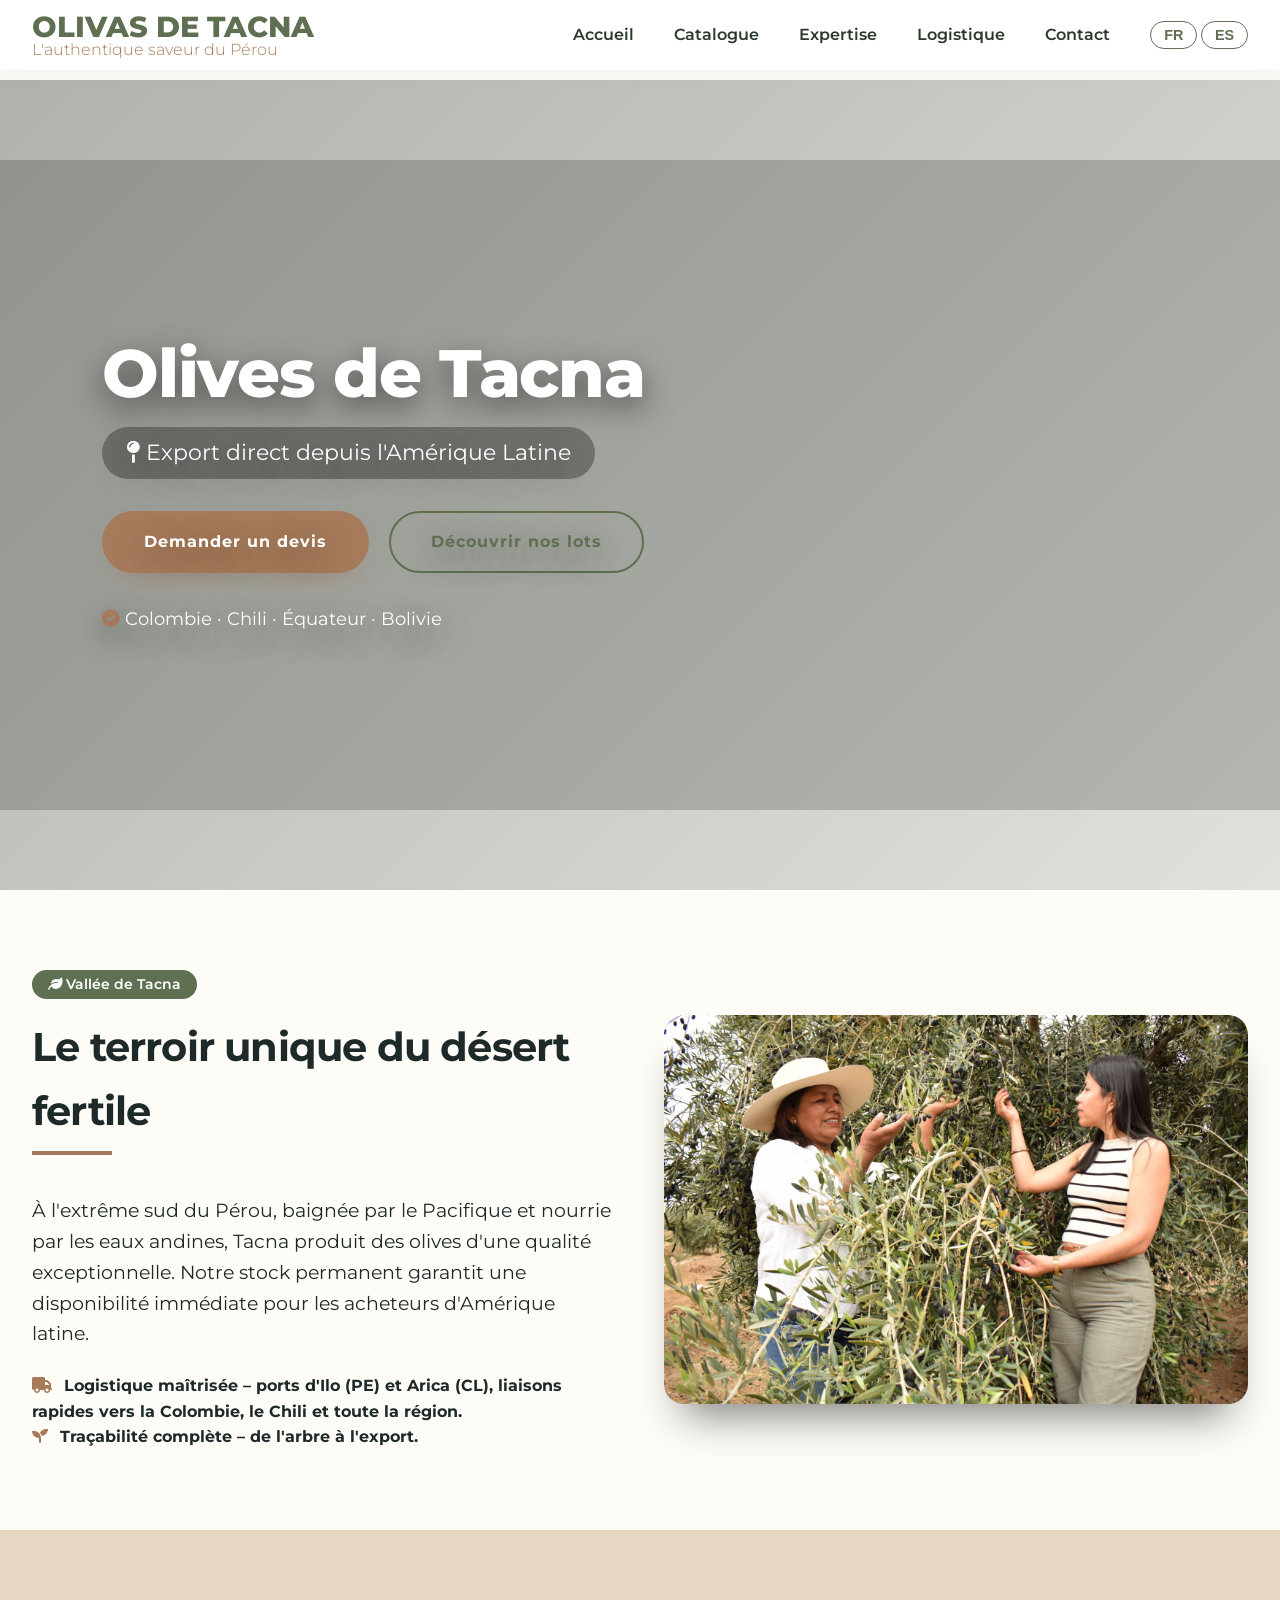
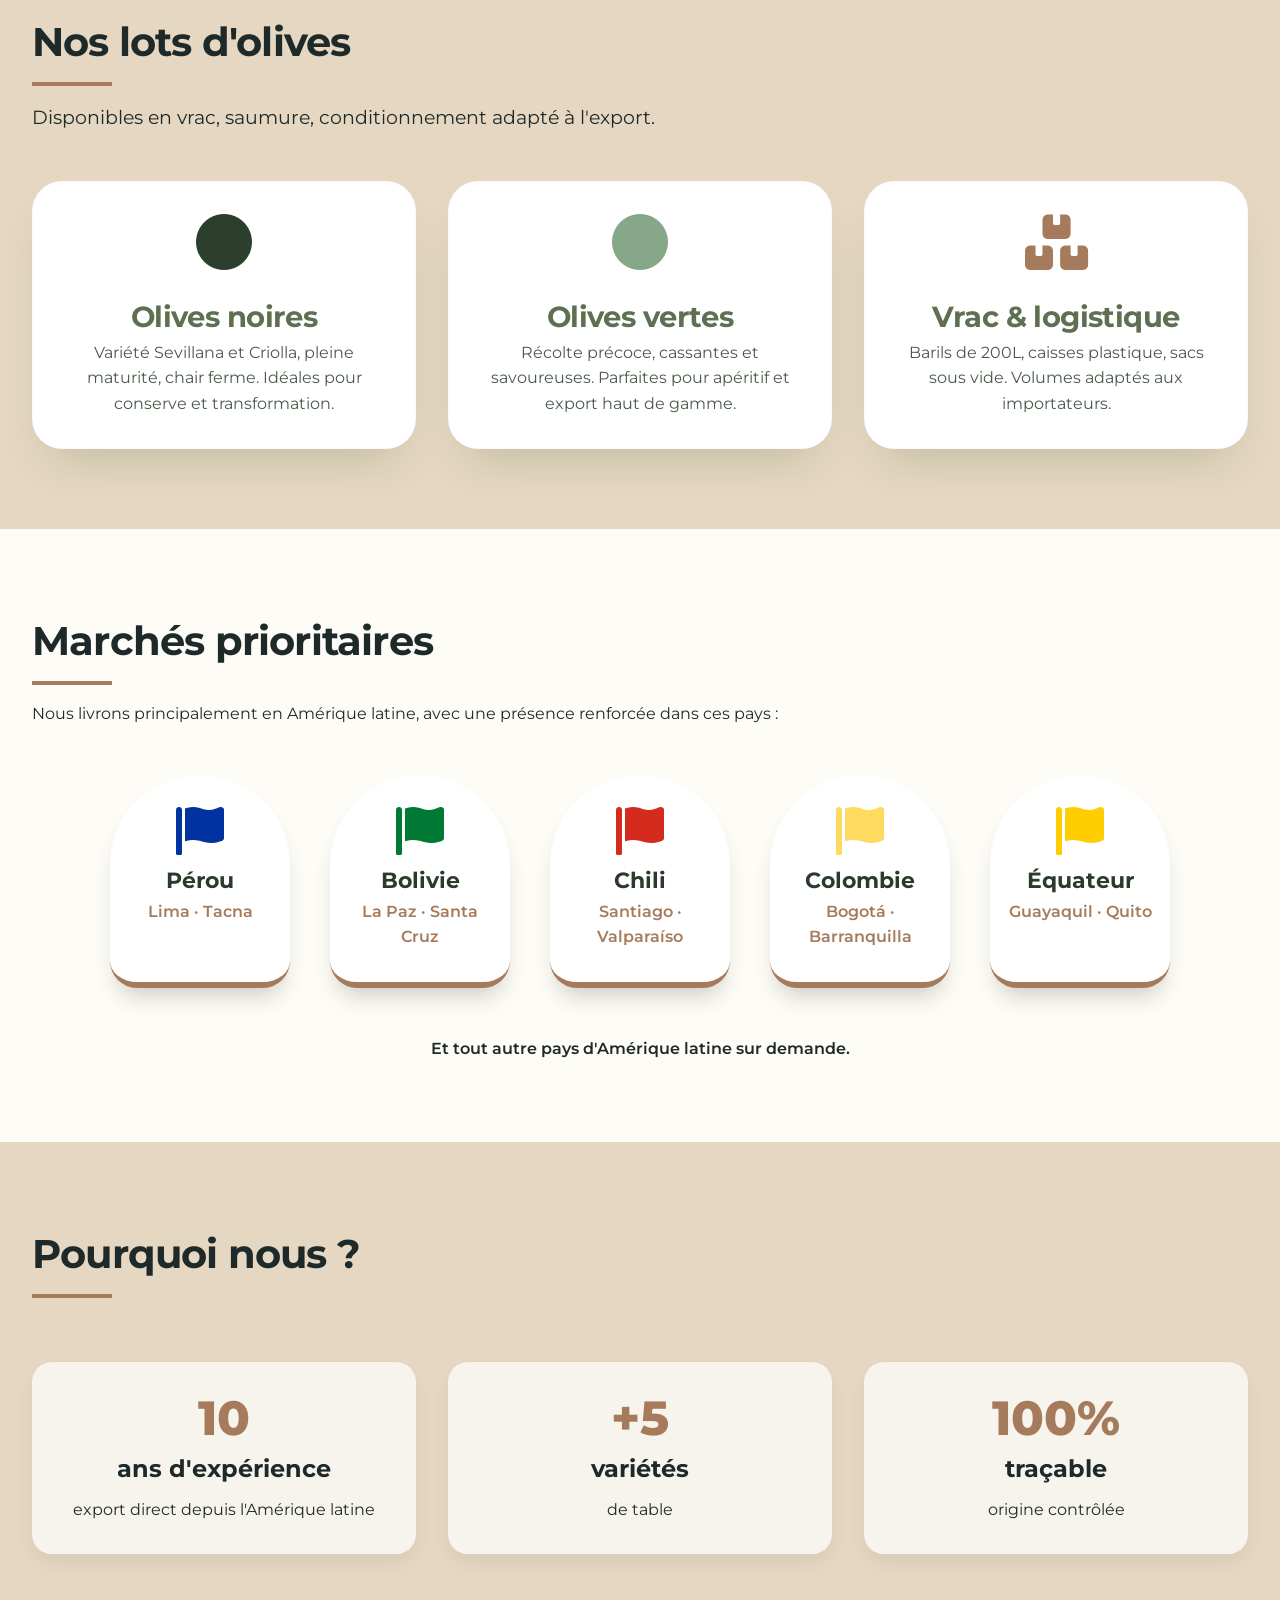
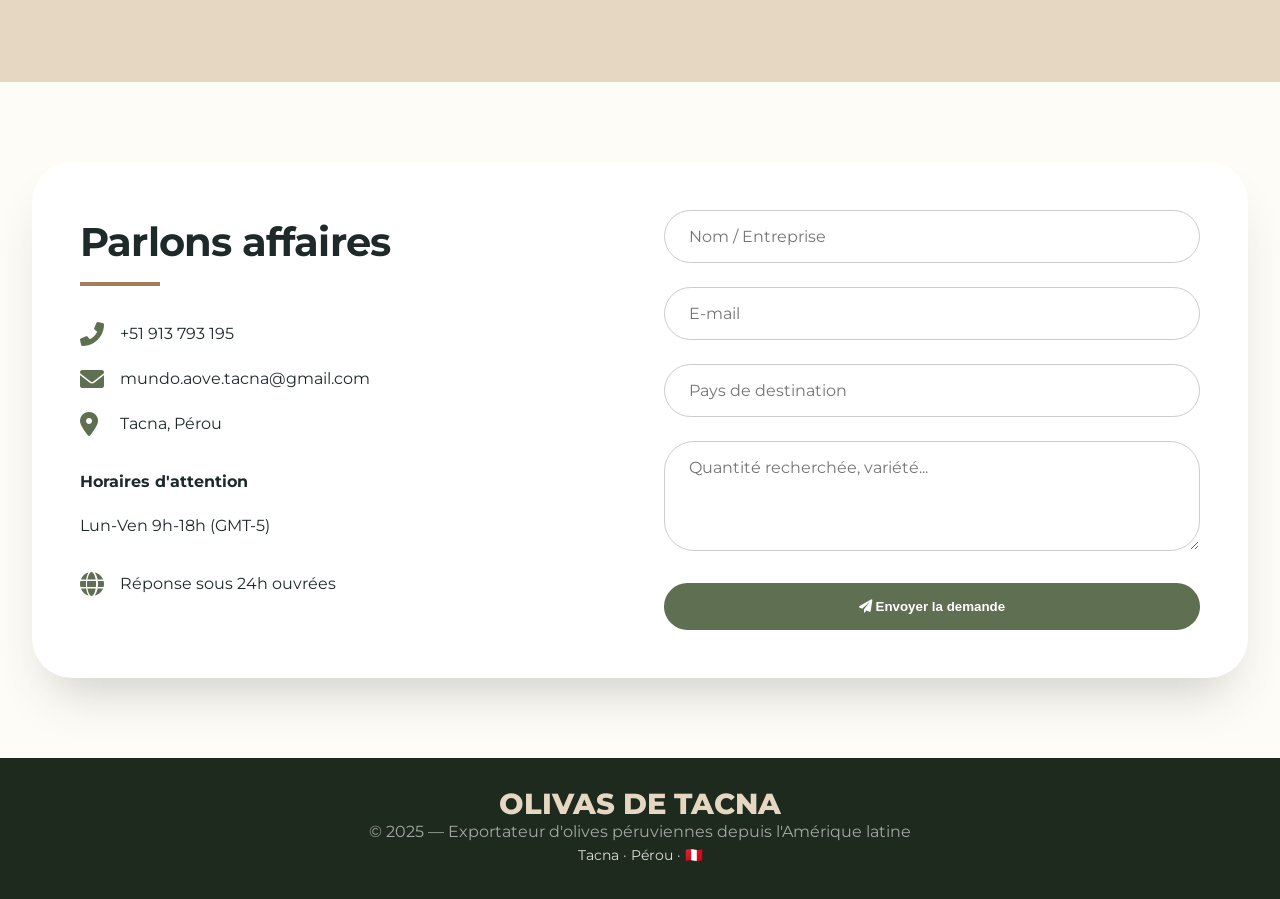
<file: index.html>
<!DOCTYPE html>
<html lang="fr">
<head>
  <meta charset="UTF-8">
  <meta name="viewport" content="width=device-width, initial-scale=1.0">
  <title>Olives de Tacna - Exportateur vers l'Amérique Latine</title>
  <link rel="preconnect" href="https://fonts.googleapis.com">
  <link rel="preconnect" href="https://fonts.gstatic.com" crossorigin>
  <link href="https://fonts.googleapis.com/css2?family=Montserrat:wght@300;400;600;700;800&display=swap" rel="stylesheet">
  <link rel="stylesheet" href="https://cdnjs.cloudflare.com/ajax/libs/font-awesome/6.0.0-beta3/css/all.min.css">
  <link rel="stylesheet" href="css/style.css">
</head>
<body>
  <!-- Navigation -->
  <nav class="navbar">
    <div class="logo">OLIVAS DE TACNA<span data-i18n="home.hero_subtitle">l'authentique saveur du Pérou</span></div>
    <ul class="nav-links" id="navLinks">
      <li><a href="index.html" data-i18n="menu.home">Accueil</a></li>
      <li><a href="catalogo.html" data-i18n="menu.catalog">Catalogue</a></li>
      <li><a href="expertise.html" data-i18n="menu.expertise">Expertise</a></li>
      <li><a href="logistica.html" data-i18n="menu.logistics">Logistique</a></li>
      <li><a href="contact.html" data-i18n="menu.contact">Contact</a></li>
      <li><button class="lang-switch" data-lang="fr">FR</button> <button class="lang-switch" data-lang="es">ES</button></li>
    </ul>
    <div class="hamburger" id="hamburger"><i class="fas fa-bars"></i></div>
  </nav>

  <!-- Hero -->
  <section id="accueil" class="hero">
    <div class="hero-overlay">
      <div class="hero-content">
        <h1 data-i18n="home.hero_title">OLIVES DE TACNA</h1>
        <p><i class="fas fa-map-pin"></i> <span data-i18n="home.hero_tagline">Export direct vers l'Amérique Latine</span></p>
        <div>
          <a href="/contact.html" class="btn" data-i18n="home.cta_quote">Demander un devis</a>
          <a href="catalogo.html" class="btn btn-outline" data-i18n="home.cta_discover">Découvrir nos lots</a>
        </div>
        <div style="margin-top: 2rem; font-size: 1.1rem;">
          <i class="fas fa-check-circle" style="color: var(--terracotta);"></i> <span data-i18n="home.markets">Colombie · Chili · Équateur · Bolivie</span>
        </div>
      </div>
    </div>
  </section>

  <!-- Origine -->
  <section id="origine" class="section-light fade-in">
    <div class="container">
      <div class="origine-grid">
        <div>
          <span class="tag"><i class="fas fa-leaf"></i> <span data-i18n="origin.tag">Vallée de Tacna</span></span>
          <h2 data-i18n="origin.title">Le terroir unique du désert fertile</h2>
          <p style="font-size: 1.2rem; margin: 1.5rem 0;" data-i18n="origin.desc1">À l'extrême sud du Pérou, baignée par le Pacifique et nourrie par les eaux andines, Tacna produit des olives d'une qualité exceptionnelle. Notre stock permanent garantit une disponibilité immédiate pour les acheteurs d'Amérique latine.</p>
          <p><i class="fas fa-truck" style="color: var(--terracotta); margin-right: 0.5rem;"></i> <strong data-i18n="origin.desc2">Logistique maîtrisée – ports d'Ilo et Arica, liaisons rapides vers la Colombie, le Chili et toute la région.</strong></p>
          <p><i class="fas fa-seedling" style="color: var(--terracotta); margin-right: 0.5rem;"></i> <strong data-i18n="origin.desc3">Traçabilité complète – de l'arbre à l'export.</strong></p>
        </div>
        <div class="origine-image">
          <img src="images/20.jpeg" alt="Oliveraie de Tacna" loading="lazy">
        </div>
      </div>
    </div>
  </section>

  <!-- Produits (aperçu) -->
  <section id="produits" class="section-dark fade-in">
    <div class="container">
      <h2 data-i18n="products.title">Nos lots d'olives</h2>
      <p style="font-size: 1.2rem; max-width: 700px;" data-i18n="products.subtitle">Disponibles en vrac, saumure, conditionnement adapté à l'export.</p>
      <div class="produits-grid">
        <div class="card">
          <i class="fas fa-circle" style="color:#2c3e2c;"></i>
          <h3 data-i18n="products.black.name">Olives noires</h3>
          <p data-i18n="products.black.desc">Variété Sevillana et Criolla, pleine maturité, chair ferme. Idéales pour conserve et transformation.</p>
        </div>
        <div class="card">
          <i class="fas fa-circle" style="color:#86a788;"></i>
          <h3 data-i18n="products.green.name">Olives vertes</h3>
          <p data-i18n="products.green.desc">Récolte précoce, cassantes et savoureuses. Parfaites pour apéritif et export haut de gamme.</p>
        </div>
        <div class="card">
          <i class="fas fa-boxes"></i>
          <h3 data-i18n="products.bulk.name">Vrac & logistique</h3>
          <p data-i18n="products.bulk.desc">Barils de 200L, caisses plastique, sacs sous vide. Volumes adaptés aux importateurs.</p>
        </div>
      </div>
    </div>
  </section>

  <!-- Marchés clés -->
  <section id="marches" class="section-light fade-in">
    <div class="container">
      <h2 data-i18n="markets.title">Marchés prioritaires</h2>
      <p data-i18n="markets.subtitle">Nous livrons principalement en Amérique latine, avec une présence renforcée dans ces pays :</p>
      <div class="marchés-grid">
        <div class="pays-item"><i class="fas fa-flag" style="color:#0033a0;"></i><h4 data-i18n="markets.peru">Pérou</h4><span>Lima · Tacna</span></div>
        <div class="pays-item"><i class="fas fa-flag" style="color:#007934;"></i><h4 data-i18n="markets.bolivia">Bolivie</h4><span>La Paz · Santa Cruz</span></div>
        <div class="pays-item"><i class="fas fa-flag" style="color:#d52b1e;"></i><h4 data-i18n="markets.chile">Chili</h4><span>Santiago · Valparaíso</span></div>
        <div class="pays-item"><i class="fas fa-flag" style="color:#fedb5f;"></i><h4 data-i18n="markets.colombia">Colombie</h4><span>Bogotá · Barranquilla</span></div>
        <div class="pays-item"><i class="fas fa-flag" style="color:#ffcd00;"></i><h4 data-i18n="markets.ecuador">Équateur</h4><span>Guayaquil · Quito</span></div>
      </div>
      <p style="text-align: center; margin-top: 3rem; font-weight: 600;" data-i18n="markets.other">Et tout autre pays d'Amérique latine sur demande.</p>
    </div>
  </section>

  <!-- Pourquoi nous -->
  <section class="section-dark fade-in">
    <div class="container">
      <h2 data-i18n="why.title">Pourquoi nous ?</h2>
      <div class="why-grid">
        <div class="why-item"><span class="number">10</span><h4 data-i18n="why.exp">ans d'expérience</h4><p data-i18n="why.exp_desc">export vers l'Amérique latine</p></div>
        <div class="why-item"><span class="number">+5</span><h4 data-i18n="why.varieties">variétés</h4><p data-i18n="why.varieties_desc">de table</p></div>
        <div class="why-item"><span class="number">100%</span><h4 data-i18n="why.traceability">traçable</h4><p data-i18n="why.traceability_desc">origine contrôlée</p></div>
      </div>
    </div>
  </section>

  <!-- Contact -->
  <section id="contact" class="section-light fade-in">
    <div class="container">
      <div class="contact-grid">
        <div class="contact-info">
          <h2 style="margin-top:0;" data-i18n="contact.title">Parlons affaires</h2>
          <p><i class="fas fa-phone-alt"></i> +51 913 793 195</p>
          <p><i class="fas fa-envelope"></i> mundo.aove.tacna@gmail.com</p>
          <p><i class="fas fa-map-marker-alt"></i> Tacna, Pérou </p>
          <div style="margin: 2rem 0;">
            <h4 data-i18n="contact.hours">Horaires d'attention</h4>
            <p data-i18n="contact.hours_detail">Lun-Ven 9h-18h (GMT-5)</p>
          </div>
          <p><i class="fas fa-globe"></i> <span data-i18n="contact.response">Réponse sous 24h ouvrées</span></p>
        </div>
        <div>
          <form id="contactForm" method="post">
            <div class="form-group"><input type="text" name="name" placeholder="Nom / Entreprise" data-i18n-placeholder="contact.name" required></div>
            <div class="form-group"><input type="email" name="email" placeholder="E-mail" data-i18n-placeholder="contact.email" required></div>
            <div class="form-group"><input type="text" name="country" placeholder="Pays de destination" data-i18n-placeholder="contact.country"></div>
            <div class="form-group"><textarea name="message" rows="4" placeholder="Quantité recherchée, variété..." data-i18n-placeholder="contact.message"></textarea></div>
            <button type="submit" class="btn-submit"><i class="fas fa-paper-plane"></i> <span data-i18n="contact.send">Envoyer la demande</span></button>
          </form>
        </div>
      </div>
    </div>
  </section>

  <!-- Footer -->
  <footer>
    <div class="container">
      <div class="logo" style="color: var(--sand);">OLIVAS DE TACNA</div>
      <p style="opacity: 0.7;" data-i18n="footer.copyright">© 2025 — Exportateur d'olives péruviennes vers l'Amérique latine</p>
      <p style="font-size: 0.9rem;" data-i18n="footer.location">Tacna · Pérou · 🇵🇪</p>
    </div>
  </footer>

  <script src="js/i18n.js"></script>
  <script src="js/tracking.js"></script>
  <script src="js/telegram.js"></script>
  <script src="js/app.js"></script>
</body>
</html>
</file>
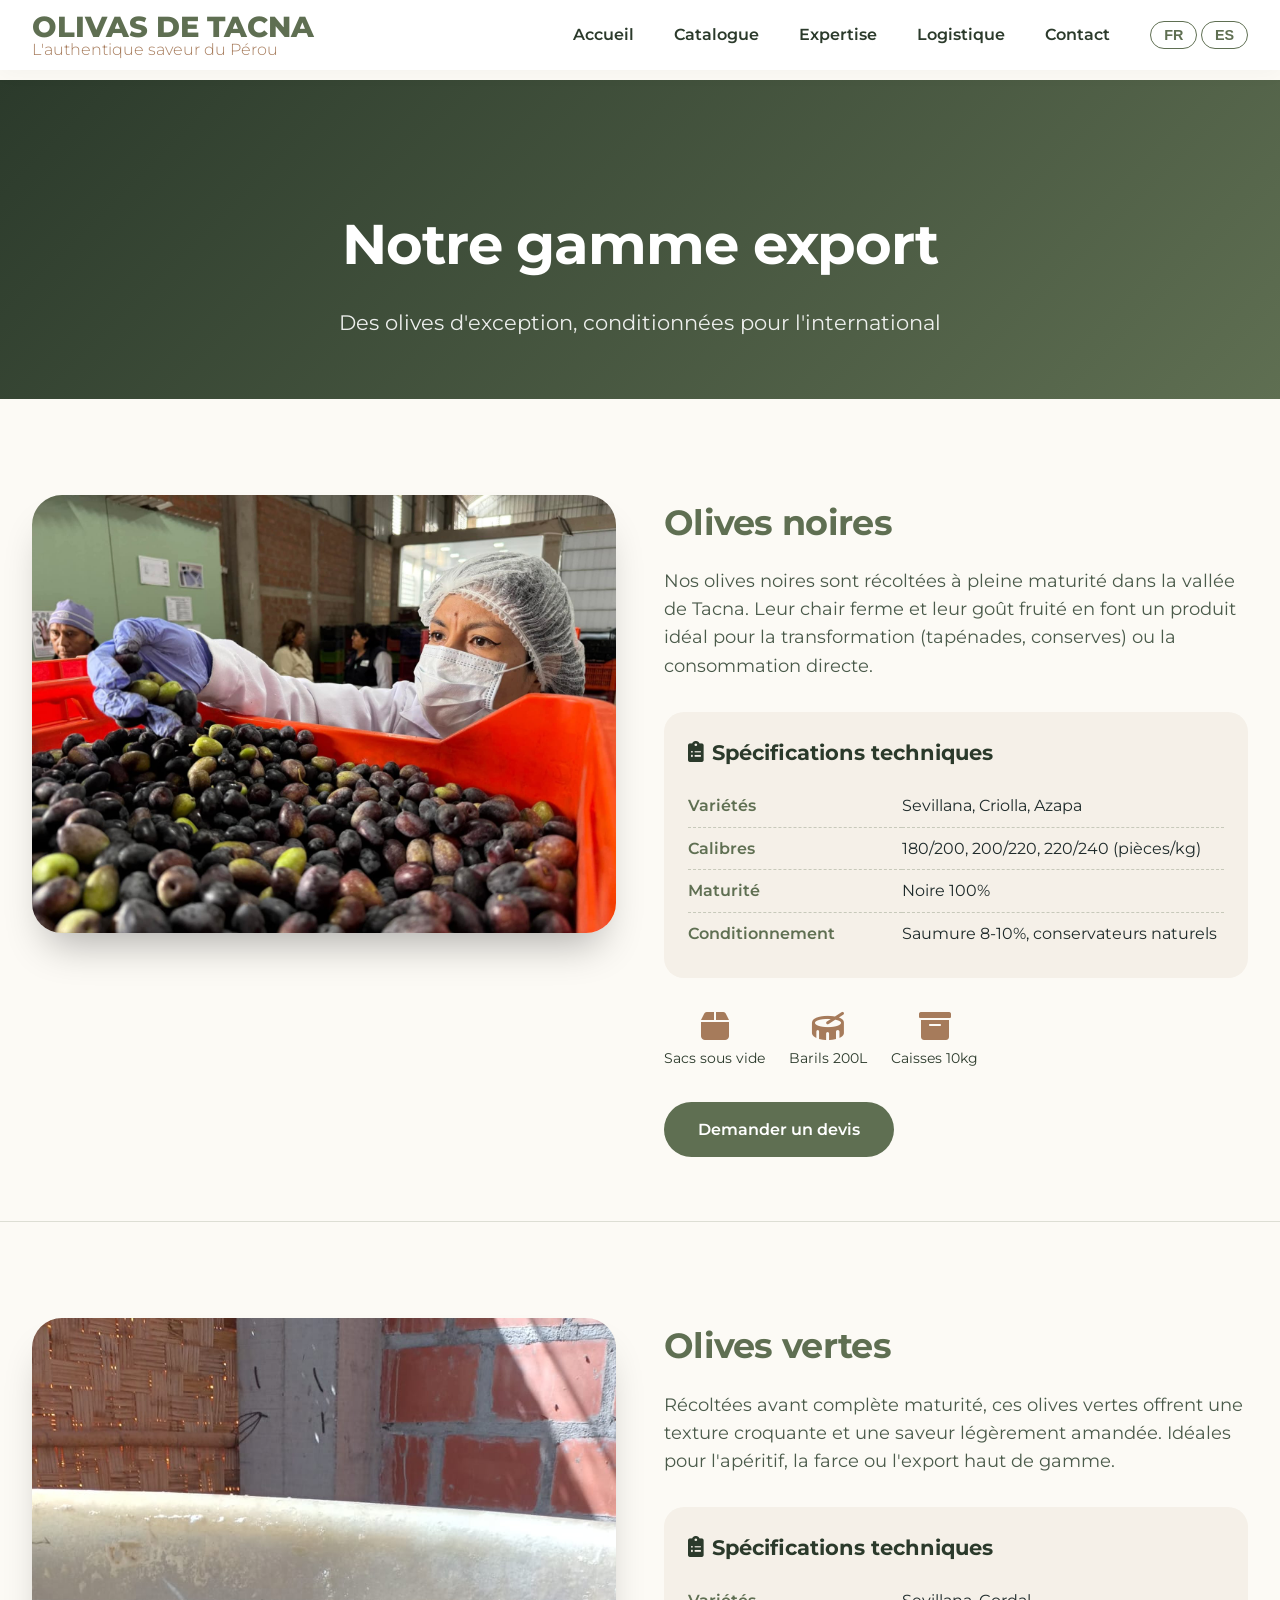
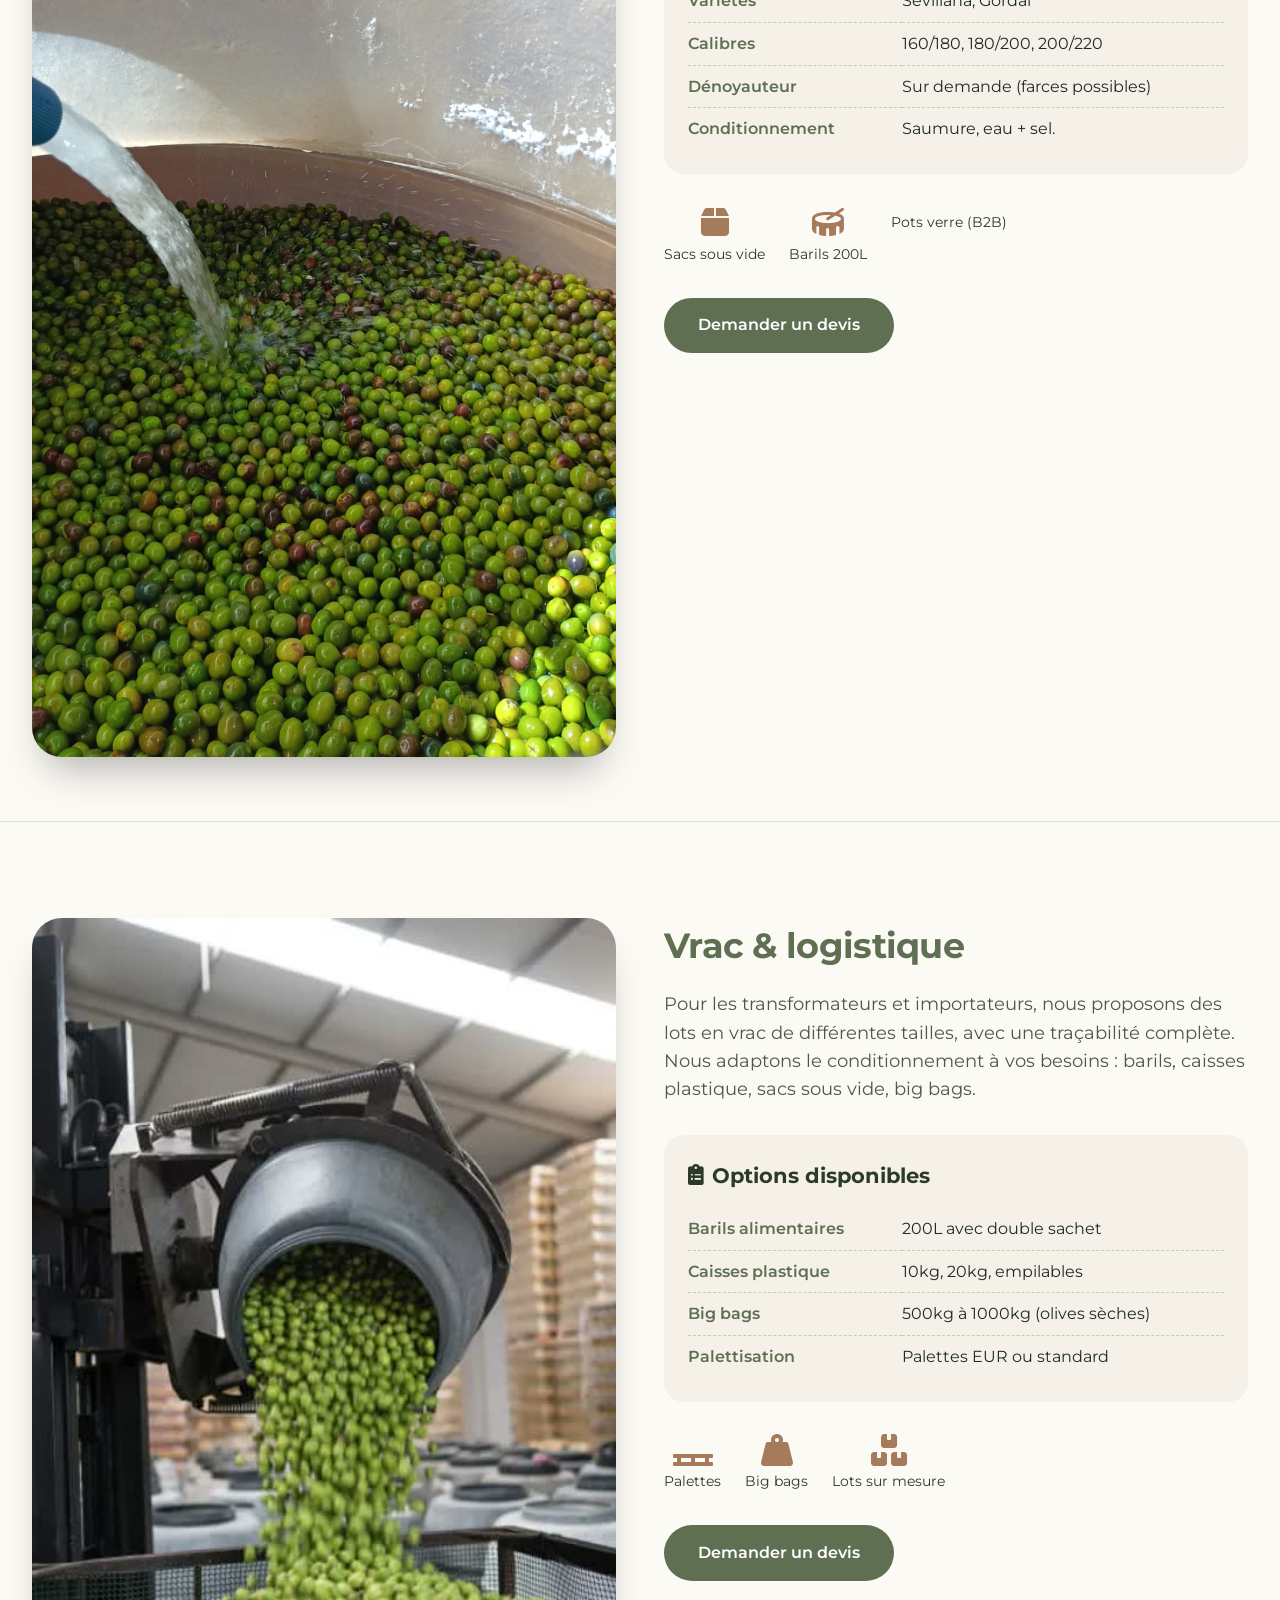
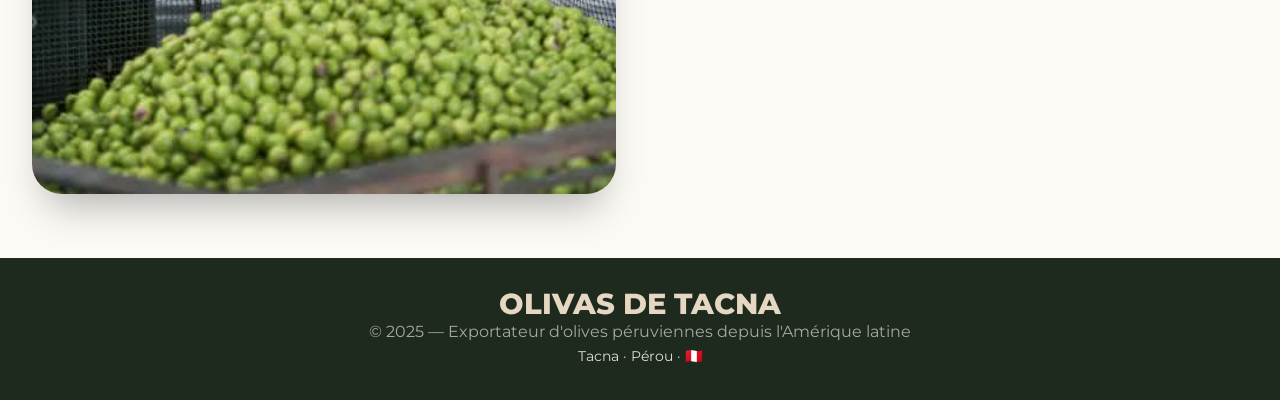
<file: catalogo.html>
<!DOCTYPE html>
<html lang="fr">
<head>
  <meta charset="UTF-8">
  <meta name="viewport" content="width=device-width, initial-scale=1.0">
  <title>Catalogue export - Olives de Tacna</title>
  <link rel="preconnect" href="https://fonts.googleapis.com">
  <link rel="preconnect" href="https://fonts.gstatic.com" crossorigin>
  <link href="https://fonts.googleapis.com/css2?family=Montserrat:wght@300;400;600;700;800&display=swap" rel="stylesheet">
  <link rel="stylesheet" href="https://cdnjs.cloudflare.com/ajax/libs/font-awesome/6.0.0-beta3/css/all.min.css">
  <link rel="stylesheet" href="css/style.css">
  <style>
    /* Styles supplémentaires pour le catalogue */
    .catalog-hero {
      background: linear-gradient(135deg, #2b3a2b 0%, #5f6f52 100%);
      color: white;
      padding: 120px 0 60px;
      text-align: center;
      margin-top: 80px;
    }
    .catalog-hero h1 {
      font-size: 3.5rem;
      margin-bottom: 1rem;
    }
    .catalog-hero p {
      font-size: 1.3rem;
      max-width: 700px;
      margin: 0 auto;
      opacity: 0.9;
    }
    .product-section {
      padding: 4rem 0;
      border-bottom: 1px solid rgba(95,111,82,0.2);
    }
    .product-section:last-of-type {
      border-bottom: none;
    }
    .product-grid-detailed {
      display: grid;
      grid-template-columns: 1fr 1fr;
      gap: 3rem;
      align-items: start;
      margin-top: 2rem;
    }
    .product-image {
      border-radius: 30px;
      overflow: hidden;
      box-shadow: 0 25px 40px -15px rgba(0,0,0,0.3);
      transition: transform 0.4s;
    }
    .product-image:hover {
      transform: scale(1.02);
    }
    .product-image img {
      width: 100%;
      height: auto;
      display: block;
    }
    .product-details h3 {
      font-size: 2.2rem;
      color: var(--olive);
      margin-bottom: 1rem;
    }
    .product-desc {
      font-size: 1.1rem;
      margin-bottom: 2rem;
      color: #4a5a4a;
    }
    .specs {
      background: #f5f0e8;
      padding: 1.5rem;
      border-radius: 20px;
      margin-bottom: 2rem;
    }
    .specs h4 {
      font-size: 1.3rem;
      margin-bottom: 1rem;
      color: var(--dark);
      display: flex;
      align-items: center;
      gap: 0.5rem;
    }
    .specs table {
      width: 100%;
      border-collapse: collapse;
    }
    .specs td {
      padding: 0.5rem 0;
      border-bottom: 1px dashed rgba(95,111,82,0.3);
    }
    .specs tr:last-child td {
      border-bottom: none;
    }
    .specs td:first-child {
      font-weight: 600;
      color: var(--olive);
      width: 40%;
    }
    .packaging-icons {
      display: flex;
      gap: 1.5rem;
      margin: 2rem 0;
    }
    .packaging-icons span {
      display: flex;
      flex-direction: column;
      align-items: center;
      font-size: 0.9rem;
      color: var(--dark);
    }
    .packaging-icons i {
      font-size: 2rem;
      color: var(--terracotta);
      margin-bottom: 0.3rem;
    }
    .btn-product {
      background: var(--olive);
      color: white;
      padding: 0.8rem 2rem;
      border-radius: 50px;
      text-decoration: none;
      font-weight: 600;
      display: inline-block;
      transition: 0.3s;
      border: 2px solid transparent;
    }
    .btn-product:hover {
      background: transparent;
      border-color: var(--olive);
      color: var(--olive);
    }
    @media (max-width: 900px) {
      .product-grid-detailed {
        grid-template-columns: 1fr;
      }
      .catalog-hero h1 {
        font-size: 2.5rem;
      }
    }
  </style>
</head>
<body>
  <!-- Navigation -->
  <nav class="navbar">
    <div class="logo">OLIVAS DE TACNA<span data-i18n="home.hero_subtitle">l'authentique saveur du Pérou</span></div>
    <ul class="nav-links" id="navLinks">
      <li><a href="index.html" data-i18n="menu.home">Accueil</a></li>
      <li><a href="catalogo.html" data-i18n="menu.catalog">Catalogue</a></li>
      <li><a href="expertise.html" data-i18n="menu.expertise">Expertise</a></li>
      <li><a href="logistica.html" data-i18n="menu.logistics">Logistique</a></li>
      <li><a href="contact.html" data-i18n="menu.contact">Contact</a></li>
      <li><button class="lang-switch" data-lang="fr">FR</button> <button class="lang-switch" data-lang="es">ES</button></li>
    </ul>
    <div class="hamburger" id="hamburger"><i class="fas fa-bars"></i></div>
  </nav>

  <!-- Hero catalogue -->
  <div class="catalog-hero">
    <div class="container">
      <h1 data-i18n="catalog.title">Notre gamme export</h1>
      <p data-i18n="catalog.subtitle">Des olives d'exception, conditionnées pour l'international</p>
    </div>
  </div>

  <!-- Produit 1 : Olives noires -->
  <section class="product-section">
    <div class="container">
      <div class="product-grid-detailed">
        <div class="product-image">
          <img src="images/products/aceituna_negra.jpeg" alt="Olives noires de Tacna" data-i18n-alt="catalog.alt_black" loading="lazy">
        </div>
        <div class="product-details">
          <h3 data-i18n="products.black.name">Olives noires</h3>
          <p class="product-desc" data-i18n="products.black.long_desc">Nos olives noires sont récoltées à pleine maturité dans la vallée de Tacna. Leur chair ferme et leur goût fruité en font un produit idéal pour la transformation (tapénades, conserves) ou la consommation directe.</p>
          
          <div class="specs">
            <h4><i class="fas fa-clipboard-list"></i> <span data-i18n="catalog.specs_title">Spécifications techniques</span></h4>
            <table>
              <tr><td data-i18n="catalog.varieties_label">Variétés</td><td data-i18n="catalog.varieties_value_black">Sevillana, Criolla, Azapa</td></tr>
              <tr><td data-i18n="catalog.calibers_label">Calibres</td><td data-i18n="catalog.calibers_value_black">180/200, 200/220, 220/240 (pièces/kg)</td></tr>
              <tr><td data-i18n="catalog.maturity_label">Maturité</td><td data-i18n="catalog.maturity_value_black">Noire 100%</td></tr>
              <tr><td data-i18n="catalog.packaging_label">Conditionnement</td><td data-i18n="catalog.packaging_value_black">Saumure 8-10%, conservateurs naturels</td></tr>
            </table>
          </div>

          <div class="packaging-icons">
            <span><i class="fas fa-box"></i> <span data-i18n="catalog.vacuum_bags">Sacs sous vide</span></span>
            <span><i class="fas fa-drum"></i> <span data-i18n="catalog.barrels_200l">Barils 200L</span></span>
            <span><i class="fas fa-archive"></i> <span data-i18n="catalog.crates_10kg">Caisses 10kg</span></span>
          </div>

          <a href="contact.html" class="btn-product" data-i18n="catalog.request_quote">Demander un devis</a>
        </div>
      </div>
    </div>
  </section>

  <!-- Produit 2 : Olives vertes -->
  <section class="product-section">
    <div class="container">
      <div class="product-grid-detailed">
        <div class="product-image">
          <img src="images/products/aceitunas_verde.jpeg" alt="Olives vertes de Tacna" data-i18n-alt="catalog.alt_green" loading="lazy">
        </div>
        <div class="product-details">
          <h3 data-i18n="products.green.name">Olives vertes</h3>
          <p class="product-desc" data-i18n="products.green.long_desc">Récoltées avant complète maturité, ces olives vertes offrent une texture croquante et une saveur légèrement amandée. Idéales pour l'apéritif, la farce ou l'export haut de gamme.</p>
          
          <div class="specs">
            <h4><i class="fas fa-clipboard-list"></i> <span data-i18n="catalog.specs_title">Spécifications techniques</span></h4>
            <table>
              <tr><td data-i18n="catalog.varieties_label">Variétés</td><td data-i18n="catalog.varieties_value_green">Sevillana, Gordal</td></tr>
              <tr><td data-i18n="catalog.calibers_label">Calibres</td><td data-i18n="catalog.calibers_value_green">160/180, 180/200, 200/220</td></tr>
              <tr><td data-i18n="catalog.pitted_label">Dénoyauteur</td><td data-i18n="catalog.pitted_value_green">Sur demande (farces possibles)</td></tr>
              <tr><td data-i18n="catalog.packaging_label">Conditionnement</td><td data-i18n="catalog.packaging_value_green">Saumure, eau + sel.</td></tr>
            </table>
          </div>

          <div class="packaging-icons">
            <span><i class="fas fa-box"></i> <span data-i18n="catalog.vacuum_bags">Sacs sous vide</span></span>
            <span><i class="fas fa-drum"></i> <span data-i18n="catalog.barrels_200l">Barils 200L</span></span>
            <span><i class="fas fa-jar"></i> <span data-i18n="catalog.glass_jars_b2b">Pots verre (B2B)</span></span>
          </div>

          <a href="contact.html" class="btn-product" data-i18n="catalog.request_quote">Demander un devis</a>
        </div>
      </div>
    </div>
  </section>

  <!-- Produit 4 : Vrac et lots industriels -->
  <section class="product-section">
    <div class="container">
      <div class="product-grid-detailed">
        <div class="product-image">
          <img src="images/image.jpg" alt="Conditionnement vrac" data-i18n-alt="catalog.alt_bulk" loading="lazy">
        </div>
        <div class="product-details">
          <h3 data-i18n="products.bulk.name">Vrac & logistique</h3>
          <p class="product-desc" data-i18n="products.bulk.long_desc">Pour les transformateurs et importateurs, nous proposons des lots en vrac de différentes tailles, avec une traçabilité complète. Nous adaptons le conditionnement à vos besoins : barils, caisses plastique, sacs sous vide, big bags.</p>
          
          <div class="specs">
            <h4><i class="fas fa-clipboard-list"></i> <span data-i18n="catalog.options_title">Options disponibles</span></h4>
            <table>
              <tr><td data-i18n="catalog.food_barrels">Barils alimentaires</td><td data-i18n="catalog.food_barrels_value">200L avec double sachet</td></tr>
              <tr><td data-i18n="catalog.plastic_crates">Caisses plastique</td><td data-i18n="catalog.plastic_crates_value">10kg, 20kg, empilables</td></tr>
              <tr><td data-i18n="catalog.big_bags">Big bags</td><td data-i18n="catalog.big_bags_value">500kg à 1000kg (olives sèches)</td></tr>
              <tr><td data-i18n="catalog.palletization">Palettisation</td><td data-i18n="catalog.palletization_value">Palettes EUR ou standard</td></tr>
            </table>
          </div>

          <div class="packaging-icons">
            <span><i class="fas fa-pallet"></i> <span data-i18n="catalog.pallets">Palettes</span></span>
            <span><i class="fas fa-weight-hanging"></i> <span data-i18n="catalog.big_bags_icon">Big bags</span></span>
            <span><i class="fas fa-boxes"></i> <span data-i18n="catalog.custom_lots">Lots sur mesure</span></span>
          </div>

          <a href="contact.html" class="btn-product" data-i18n="catalog.request_quote">Demander un devis</a>
        </div>
      </div>
    </div>
  </section>

  <!-- Footer -->
  <footer>
    <div class="container">
      <div class="logo" style="color: var(--sand);">OLIVAS DE TACNA</div>
      <p style="opacity: 0.7;" data-i18n="footer.copyright">© 2025 — Exportateur d'olives péruviennes depuis l'Amérique latine</p>
      <p style="font-size: 0.9rem;" data-i18n="footer.location">Tacna · Pérou · 🇵🇪</p>
    </div>
  </footer>

  <script src="js/i18n.js"></script>
  <script src="js/tracking.js"></script>
  <script src="js/telegram.js"></script>
  <script src="js/app.js"></script>
</body>
</html>
</file>
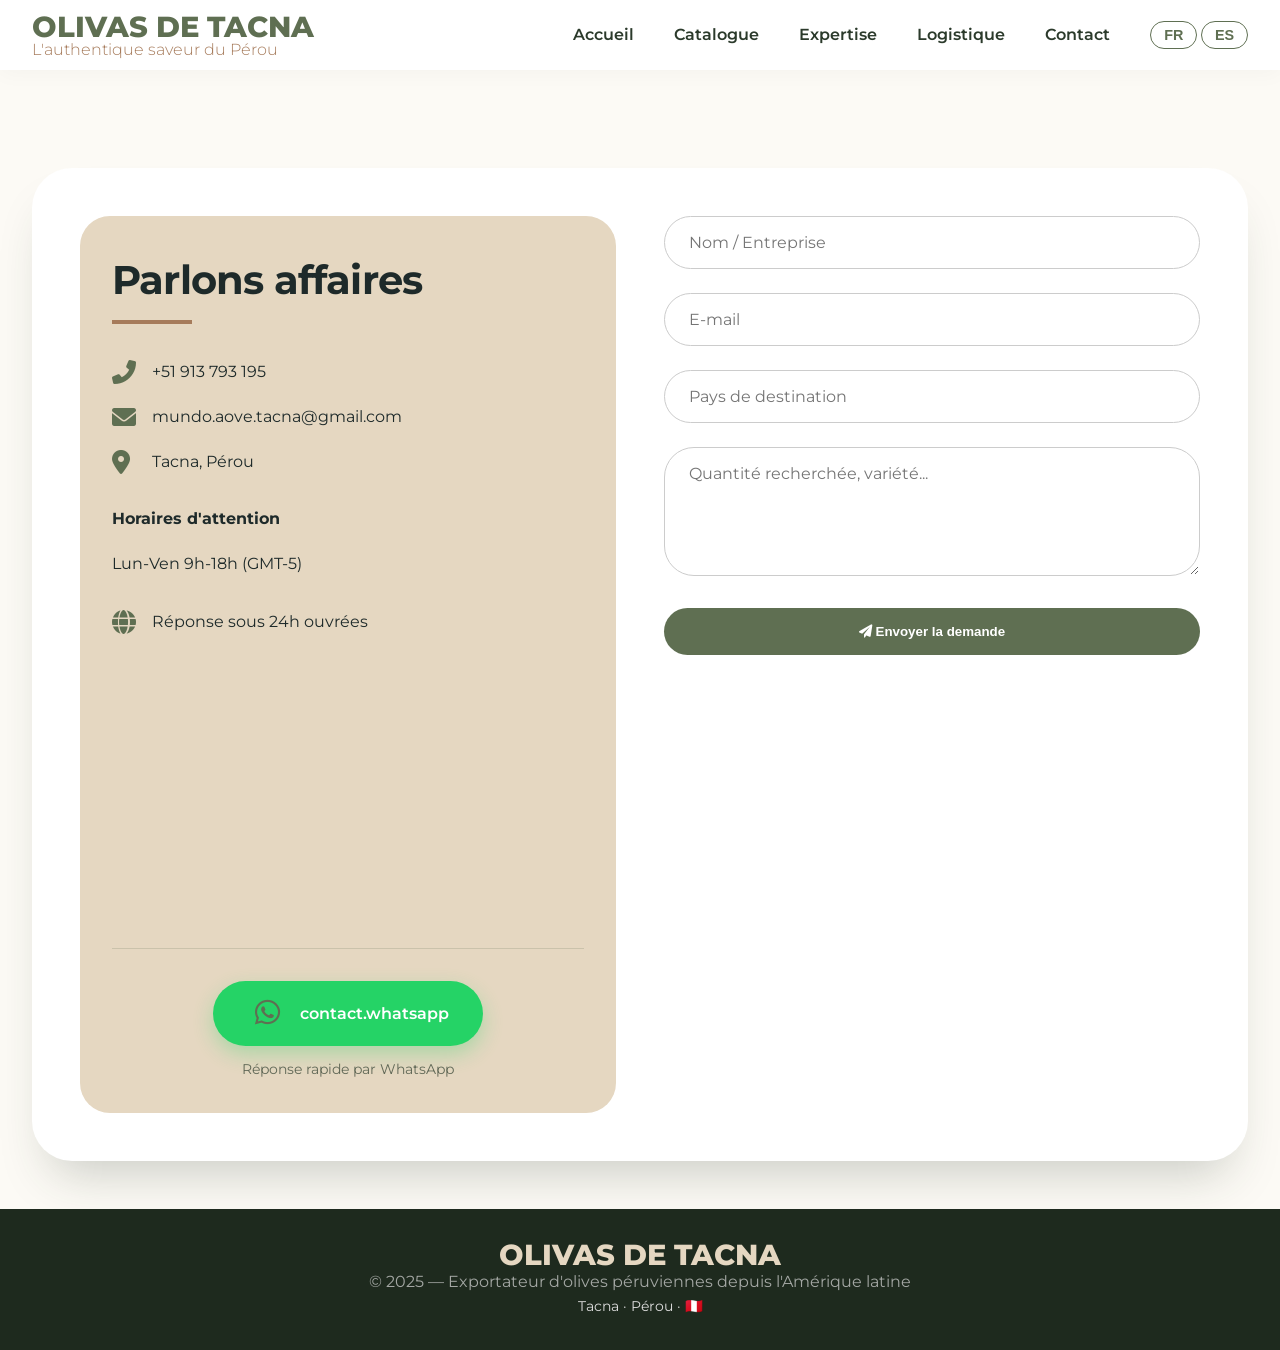
<file: contact.html>
<!DOCTYPE html>
<html lang="fr">
<head>
  <meta charset="UTF-8">
  <meta name="viewport" content="width=device-width, initial-scale=1.0">
  <title>Contact - Olives de Tacna</title>
  <link rel="preconnect" href="https://fonts.googleapis.com">
  <link rel="preconnect" href="https://fonts.gstatic.com" crossorigin>
  <link href="https://fonts.googleapis.com/css2?family=Montserrat:wght@300;400;600;700;800&display=swap" rel="stylesheet">
  <link rel="stylesheet" href="https://cdnjs.cloudflare.com/ajax/libs/font-awesome/6.0.0-beta3/css/all.min.css">
  <link rel="stylesheet" href="css/style.css">
  <style>
    /* Styles spécifiques à la page contact */
    .contact-page {
      margin-top: 120px;
      padding: 3rem 0;
    }
    .contact-grid-enhanced {
      display: grid;
      grid-template-columns: 1fr 1fr;
      gap: 3rem;
      background: white;
      border-radius: 40px;
      padding: 3rem;
      box-shadow: 0 30px 50px -20px #2b3a2b40;
    }
    .contact-info-block {
      background: var(--sand);
      padding: 2rem;
      border-radius: 30px;
    }
    .contact-info-block i {
      color: var(--olive);
      font-size: 1.5rem;
      width: 40px;
    }
    .contact-info-block p {
      margin: 1.2rem 0;
      display: flex;
      align-items: center;
    }
    .map-container {
      margin-top: 2rem;
      border-radius: 20px;
      overflow: hidden;
      height: 250px;
    }
    .map-container iframe {
      width: 100%;
      height: 100%;
      border: 0;
    }
    .form-container {
      background: white;
    }
    /* Styles WhatsApp améliorés */
    .whatsapp-wrapper {
      margin-top: 2rem;
      border-top: 1px solid rgba(95,111,82,0.2);
      padding-top: 2rem;
      text-align: center;
    }
    .btn-whatsapp {
      display: inline-flex;
      align-items: center;
      justify-content: center;
      gap: 0.8rem;
      background: #25D366;
      color: white;
      padding: 1rem 2rem;
      border-radius: 60px;
      font-weight: 600;
      text-decoration: none;
      transition: all 0.3s ease;
      border: 2px solid transparent;
      min-width: 240px;
      box-shadow: 0 8px 20px rgba(37, 211, 102, 0.3);
    }
    .btn-whatsapp i {
      font-size: 1.8rem;
    }
    .btn-whatsapp:hover {
      background: #128C7E;
      transform: translateY(-3px);
      box-shadow: 0 15px 25px rgba(37, 211, 102, 0.4);
      border-color: white;
    }
    .btn-whatsapp:active {
      transform: translateY(0);
    }
    .whatsapp-small {
      font-size: 0.85rem;
      margin-top: 0.8rem;
      opacity: 0.7;
      color: var(--dark);
    }
    @media (max-width: 900px) {
      .contact-grid-enhanced {
        grid-template-columns: 1fr;
      }
      .btn-whatsapp {
        width: 100%;
      }
    }
  </style>
</head>
<body>
  <nav class="navbar">
    <div class="logo">OLIVAS DE TACNA<span data-i18n="home.hero_subtitle">l'authentique saveur du Pérou</span></div>
    <ul class="nav-links" id="navLinks">
      <li><a href="index.html" data-i18n="menu.home">Accueil</a></li>
      <li><a href="catalogo.html" data-i18n="menu.catalog">Catalogue</a></li>
      <li><a href="expertise.html" data-i18n="menu.expertise">Expertise</a></li>
      <li><a href="logistica.html" data-i18n="menu.logistics">Logistique</a></li>
      <li><a href="contact.html" data-i18n="menu.contact">Contact</a></li>
      <li><button class="lang-switch" data-lang="fr">FR</button> <button class="lang-switch" data-lang="es">ES</button></li>
    </ul>
    <div class="hamburger" id="hamburger"><i class="fas fa-bars"></i></div>
  </nav>

  <section class="contact-page">
    <div class="container">
      <div class="contact-grid-enhanced">
        <!-- Bloc informations -->
        <div class="contact-info-block">
          <h2 data-i18n="contact.title" style="margin-top: 0;">Parlons affaires</h2>
          <p><i class="fas fa-phone-alt"></i> +51 913 793 195</p>
          <p><i class="fas fa-envelope"></i> mundo.aove.tacna@gmail.com</p>
          <p><i class="fas fa-map-marker-alt"></i> <span data-i18n="contact.address">Tacna, Pérou</span></p>
          
          <div style="margin: 2rem 0;">
            <h4 data-i18n="contact.hours">Horaires d'attention</h4>
            <p data-i18n="contact.hours_detail">Lun-Ven 9h-18h (GMT-5)</p>
          </div>

          <p><i class="fas fa-globe"></i> <span data-i18n="contact.response">Réponse sous 24h ouvrées</span></p>

          <!-- Carte OpenStreetMap -->
          <div class="map-container">
            <iframe 
              src="https://www.openstreetmap.org/export/embed.html?bbox=-70.3333%2C-18.0833%2C-70.2333%2C-18.0167&amp;layer=mapnik&amp;marker=-18.05%2C-70.2833" 
              allowfullscreen 
              loading="lazy">
            </iframe>
          </div>

          <!-- Bouton WhatsApp amélioré -->
          <div class="whatsapp-wrapper">
            <a href="https://wa.me/51913793195" target="_blank" class="btn-whatsapp">
              <i class="fab fa-whatsapp"></i>
              <span data-i18n="contact.whatsapp">Nous écrire sur WhatsApp</span>
            </a>
            <div class="whatsapp-small" data-i18n="contact.whatsapp_small">Réponse rapide sous 24h</div>
          </div>
        </div> <!-- fin contact-info-block -->

        <!-- Formulaire -->
        <div class="form-container">
          <form id="contactForm" method="post">
            <div class="form-group">
              <input type="text" name="name" placeholder="Nom / Entreprise" data-i18n-placeholder="contact.name" required>
            </div>
            <div class="form-group">
              <input type="email" name="email" placeholder="E-mail" data-i18n-placeholder="contact.email" required>
            </div>
            <div class="form-group">
              <input type="text" name="country" placeholder="Pays de destination" data-i18n-placeholder="contact.country">
            </div>
            <div class="form-group">
              <textarea name="message" rows="5" placeholder="Quantité recherchée, variété..." data-i18n-placeholder="contact.message"></textarea>
            </div>
            <button type="submit" class="btn-submit">
              <i class="fas fa-paper-plane"></i> <span data-i18n="contact.send">Envoyer la demande</span>
            </button>
          </form>
        </div>
      </div> <!-- fin contact-grid-enhanced -->
    </div> <!-- fin container -->
  </section>

  <footer>
    <div class="container">
      <div class="logo" style="color: var(--sand);">OLIVAS DE TACNA</div>
      <p style="opacity: 0.7;" data-i18n="footer.copyright">© 2025 — Exportateur d'olives péruviennes vers l'Amérique latine</p>
      <p style="font-size: 0.9rem;" data-i18n="footer.location">Tacna · Pérou · 🇵🇪</p>
    </div>
  </footer>

  <script src="js/i18n.js"></script>
  <script src="js/tracking.js"></script>
  <script src="js/telegram.js"></script>
  <script src="js/app.js"></script>
</body>
</html>
</file>
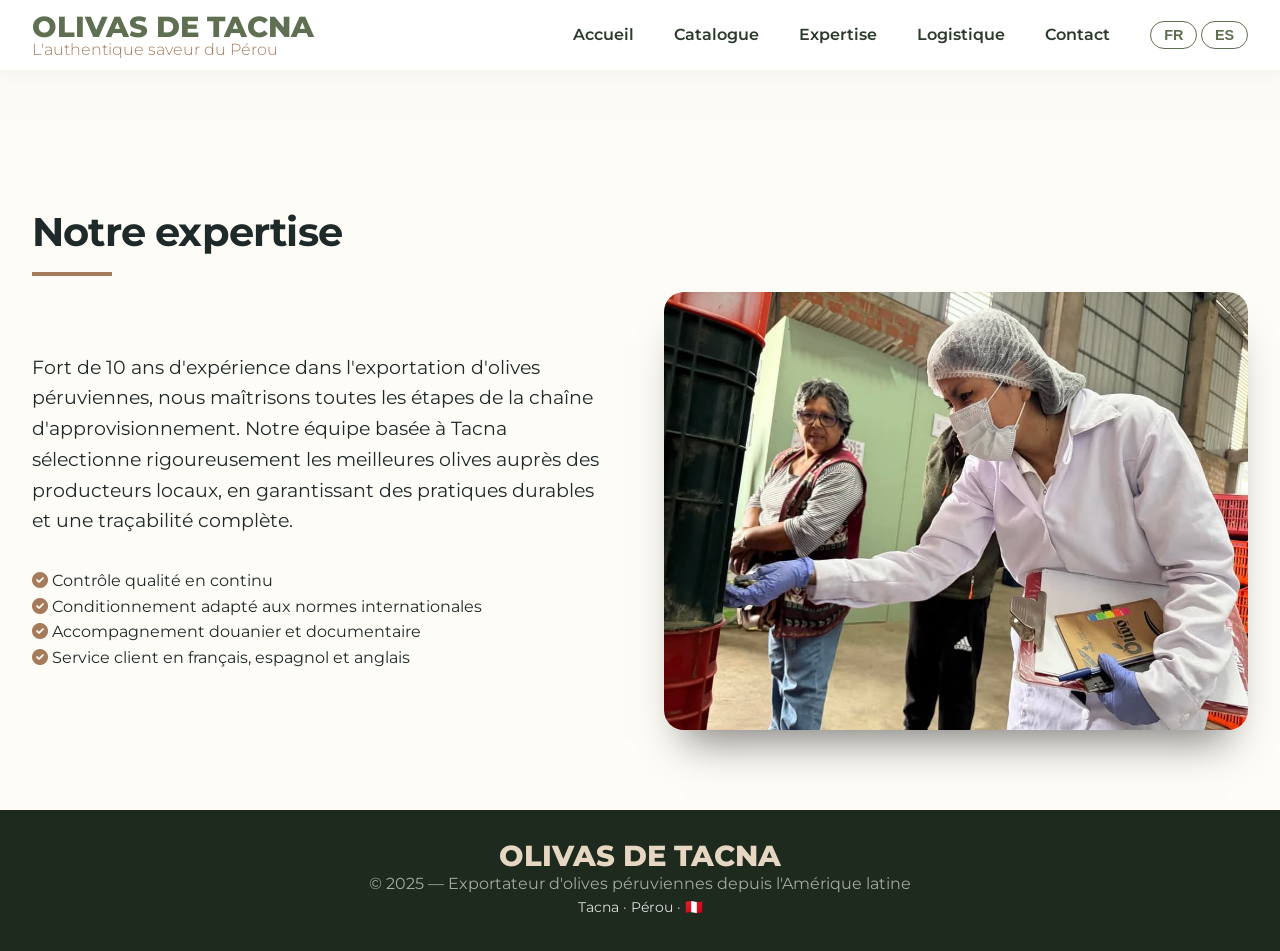
<file: expertise.html>
<!DOCTYPE html>
<html lang="fr">
<head>
  <meta charset="UTF-8">
  <meta name="viewport" content="width=device-width, initial-scale=1.0">
  <title>Expertise - Olives de Tacna</title>
  <link rel="preconnect" href="https://fonts.googleapis.com">
  <link rel="preconnect" href="https://fonts.gstatic.com" crossorigin>
  <link href="https://fonts.googleapis.com/css2?family=Montserrat:wght@300;400;600;700;800&display=swap" rel="stylesheet">
  <link rel="stylesheet" href="https://cdnjs.cloudflare.com/ajax/libs/font-awesome/6.0.0-beta3/css/all.min.css">
  <link rel="stylesheet" href="css/style.css">
</head>
<body>
  <nav class="navbar">
    <div class="logo">OLIVAS DE TACNA<span data-i18n="home.hero_subtitle">l'authentique saveur du Pérou</span></div>
    <ul class="nav-links" id="navLinks">
      <li><a href="index.html" data-i18n="menu.home">Accueil</a></li>
      <li><a href="catalogo.html" data-i18n="menu.catalog">Catalogue</a></li>
      <li><a href="expertise.html" data-i18n="menu.expertise">Expertise</a></li>
      <li><a href="logistica.html" data-i18n="menu.logistics">Logistique</a></li>
      <li><a href="contact.html" data-i18n="menu.contact">Contact</a></li>
      <li><button class="lang-switch" data-lang="fr">FR</button> <button class="lang-switch" data-lang="es">ES</button></li>
    </ul>
    <div class="hamburger" id="hamburger"><i class="fas fa-bars"></i></div>
  </nav>

  <section class="section-light" style="margin-top: 120px;">
    <div class="container">
      <h2 data-i18n="expertise.title">Notre expertise</h2>
      <div class="origine-grid">
        <div>
          <p style="font-size: 1.2rem;" data-i18n="expertise.desc">Fort de 12 ans d'expérience dans l'exportation d'olives péruviennes, nous maîtrisons toutes les étapes de la chaîne d'approvisionnement. Notre équipe basée à Tacna sélectionne rigoureusement les meilleures olives auprès des producteurs locaux, en garantissant des pratiques durables et une traçabilité complète.</p>
          <ul style="list-style: none; margin-top: 2rem;">
            <li><i class="fas fa-check-circle" style="color: var(--terracotta);"></i> <span data-i18n="expertise.items.quality">Contrôle qualité en continu</span></li>
            <li><i class="fas fa-check-circle" style="color: var(--terracotta);"></i> <span data-i18n="expertise.items.packaging">Conditionnement adapté aux normes internationales</span></li>
            <li><i class="fas fa-check-circle" style="color: var(--terracotta);"></i> <span data-i18n="expertise.items.customs">Accompagnement douanier et documentaire</span></li>
            <li><i class="fas fa-check-circle" style="color: var(--terracotta);"></i> <span data-i18n="expertise.items.service">Service client en français, espagnol et anglais</span></li>
          </ul>
        </div>
        <div class="origine-image">
          <img src="images/expertise.jpg" alt="Expertise" data-i18n-alt="expertise.image_alt" loading="lazy">
        </div>
      </div>
    </div>
  </section>

  <footer>
    <div class="container">
      <div class="logo" style="color: var(--sand);">OLIVAS DE TACNA</div>
      <p style="opacity: 0.7;" data-i18n="footer.copyright">© 2025 — Exportateur d'olives péruviennes vers l'Amérique latine</p>
      <p style="font-size: 0.9rem;" data-i18n="footer.location">Tacna · Pérou · 🇵🇪</p>
    </div>
  </footer>

  <script src="js/i18n.js"></script>
  <script src="js/tracking.js"></script>
  <script src="js/telegram.js"></script>
  <script src="js/app.js"></script>
</body>
</html>
</file>
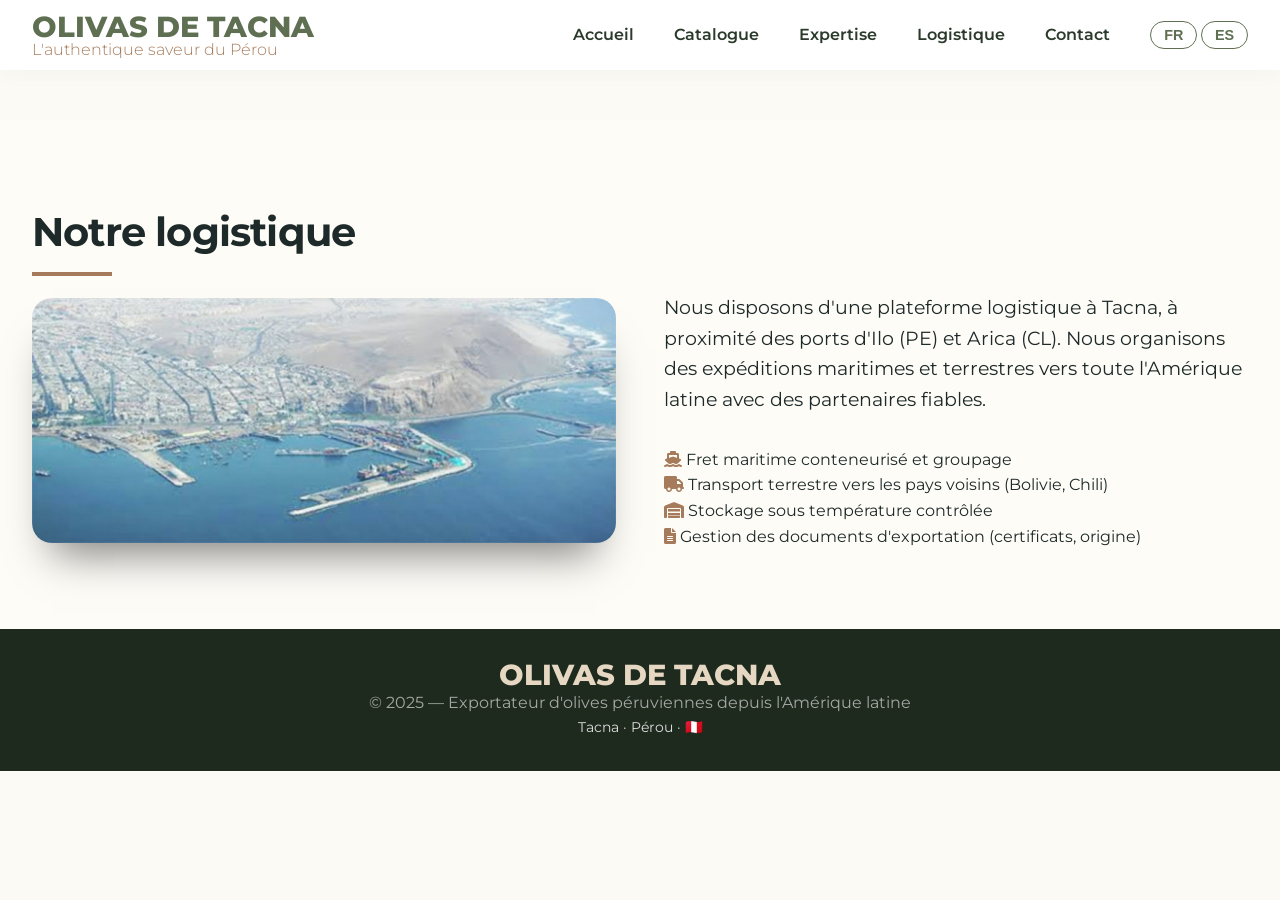
<file: logistica.html>
<!DOCTYPE html>
<html lang="fr">
<head>
  <meta charset="UTF-8">
  <meta name="viewport" content="width=device-width, initial-scale=1.0">
  <title>Logistique - Olives de Tacna</title>
  <link rel="preconnect" href="https://fonts.googleapis.com">
  <link rel="preconnect" href="https://fonts.gstatic.com" crossorigin>
  <link href="https://fonts.googleapis.com/css2?family=Montserrat:wght@300;400;600;700;800&display=swap" rel="stylesheet">
  <link rel="stylesheet" href="https://cdnjs.cloudflare.com/ajax/libs/font-awesome/6.0.0-beta3/css/all.min.css">
  <link rel="stylesheet" href="css/style.css">
</head>
<body>
  <nav class="navbar">
    <div class="logo">OLIVAS DE TACNA<span data-i18n="home.hero_subtitle">l'authentique saveur du Pérou</span></div>
    <ul class="nav-links" id="navLinks">
      <li><a href="index.html" data-i18n="menu.home">Accueil</a></li>
      <li><a href="catalogo.html" data-i18n="menu.catalog">Catalogue</a></li>
      <li><a href="expertise.html" data-i18n="menu.expertise">Expertise</a></li>
      <li><a href="logistica.html" data-i18n="menu.logistics">Logistique</a></li>
      <li><a href="contact.html" data-i18n="menu.contact">Contact</a></li>
      <li><button class="lang-switch" data-lang="fr">FR</button> <button class="lang-switch" data-lang="es">ES</button></li>
    </ul>
    <div class="hamburger" id="hamburger"><i class="fas fa-bars"></i></div>
  </nav>

  <section class="section-light" style="margin-top: 120px;">
    <div class="container">
      <h2 data-i18n="logistics.title">Notre logistique</h2>
      <div class="origine-grid">
        <div class="origine-image">
          <img src="images/Arica-600-1.jpg" alt="port" loading="lazy">
        </div>
        <div>
          <p style="font-size: 1.2rem;" data-i18n="logistics.desc">Nous disposons d'une plateforme logistique à Tacna, à proximité des ports d'Ilo (PE) et Arica (CL). Nous organisons des expéditions maritimes et terrestres vers toute l'Amérique latine avec des partenaires fiables.</p>
          <ul style="list-style: none; margin-top: 2rem;">
            <li><i class="fas fa-ship" style="color: var(--terracotta);"></i> <span data-i18n="logistics.items.maritime">Fret maritime conteneurisé et groupage</span></li>
            <li><i class="fas fa-truck" style="color: var(--terracotta);"></i> <span data-i18n="logistics.items.land">Transport terrestre vers les pays voisins (Bolivie, Chili)</span></li>
            <li><i class="fas fa-warehouse" style="color: var(--terracotta);"></i> <span data-i18n="logistics.items.storage">Stockage sous température contrôlée</span></li>
            <li><i class="fas fa-file-alt" style="color: var(--terracotta);"></i> <span data-i18n="logistics.items.docs">Gestion des documents d'exportation (certificats, origine)</span></li>
          </ul>
        </div>
      </div>
    </div>
  </section>

  <footer>
    <div class="container">
      <div class="logo" style="color: var(--sand);">OLIVAS DE TACNA</div>
      <p style="opacity: 0.7;" data-i18n="footer.copyright">© 2025 — Exportateur d'olives péruviennes vers l'Amérique latine</p>
      <p style="font-size: 0.9rem;" data-i18n="footer.location">Tacna · Pérou · 🇵🇪</p>
    </div>
  </footer>

  <script src="js/i18n.js"></script>
  <script src="js/tracking.js"></script>
  <script src="js/telegram.js"></script>
  <script src="js/app.js"></script>
</body>
</html>
</file>
<file: css/style.css>
* {
  margin: 0;
  padding: 0;
  box-sizing: border-box;
}

body {
  font-family: 'Montserrat', sans-serif;
  color: #1e2a2a;
  line-height: 1.6;
  background-color: #fcfaf5;
  overflow-x: hidden;
}

:root {
  --olive: #5f6f52;
  --olive-light: #7e8d6e;
  --terracotta: #a67b5b;
  --cream: #f3e9d2;
  --dark: #2b3a2b;
  --sand: #e5d7c1;
  --white-soft: #fefcf7;
}

h1, h2, h3 {
  font-weight: 700;
  letter-spacing: -0.02em;
}

h2 {
  font-size: 2.5rem;
  margin-bottom: 1rem;
  position: relative;
  display: inline-block;
}
h2:after {
  content: '';
  display: block;
  width: 80px;
  height: 4px;
  background: var(--terracotta);
  margin-top: 8px;
}

.container {
  max-width: 1280px;
  margin: 0 auto;
  padding: 0 2rem;
}

/* Navigation */
.navbar {
  position: fixed;
  top: 0;
  left: 0;
  width: 100%;
  background: rgba(255, 255, 255, 0.92);
  backdrop-filter: blur(8px);
  box-shadow: 0 4px 20px rgba(0,0,0,0.03);
  z-index: 1000;
  padding: 0.8rem 2rem;
  display: flex;
  justify-content: space-between;
  align-items: center;
}
.logo {
  font-size: 1.8rem;
  font-weight: 800;
  color: var(--olive);
  line-height: 1;
}
.logo span {
  color: var(--terracotta);
  font-weight: 300;
  font-size: 1rem;
  display: block;
}
.nav-links {
  display: flex;
  gap: 2.5rem;
  list-style: none;
  align-items: center;
}
.nav-links a {
  text-decoration: none;
  font-weight: 600;
  color: var(--dark);
  transition: 0.2s;
  font-size: 1rem;
  border-bottom: 2px solid transparent;
  padding-bottom: 4px;
}
.nav-links a:hover,
.nav-links a.active {
  border-bottom-color: var(--terracotta);
  color: var(--olive);
}
.lang-switch {
  background: transparent;
  border: 1px solid var(--olive);
  color: var(--olive);
  padding: 0.3rem 0.8rem;
  border-radius: 30px;
  font-weight: 600;
  cursor: pointer;
  transition: 0.2s;
  font-size: 0.9rem;
}
.lang-switch:hover {
  background: var(--olive);
  color: white;
}
.hamburger {
  display: none;
  font-size: 1.8rem;
  cursor: pointer;
  color: var(--olive);
}

/* Hero */
.hero {
  margin-top: 80px;
  height: 90vh;
  min-height: 700px;
  background: linear-gradient(135deg, rgba(0,0,0,0.3) 0%, rgba(0,0,0,0.1) 100%), url('https://images.unsplash.com/photo-1572985817523-0b8f31d5d2c2?ixlib=rb-4.0.3&auto=format&fit=crop&w=2070&q=80') center/cover no-repeat;
  background-attachment: fixed;
  display: flex;
  align-items: center;
  position: relative;
}
.hero-overlay {
  background: rgba(44, 58, 44, 0.25);
  width: 100%;
  height: 100%;
  display: flex;
  align-items: center;
}
.hero-content {
  color: white;
  max-width: 800px;
  margin-left: 8%;
  text-shadow: 0 10px 30px rgba(0,0,0,0.5);
}
.hero-content h1 {
  font-size: 4.2rem;
  font-weight: 800;
  line-height: 1.1;
  margin-bottom: 1rem;
}
.hero-content p {
  font-size: 1.4rem;
  font-weight: 400;
  margin-bottom: 2rem;
  max-width: 600px;
  background: rgba(0,0,0,0.3);
  padding: 0.5rem 1.5rem;
  border-radius: 50px;
  display: inline-block;
}
.btn {
  display: inline-block;
  background: var(--terracotta);
  color: white;
  padding: 1rem 2.5rem;
  border-radius: 50px;
  font-weight: 700;
  text-decoration: none;
  letter-spacing: 1px;
  box-shadow: 0 12px 25px -10px rgba(166, 123, 91, 0.5);
  transition: all 0.3s ease;
  border: 2px solid transparent;
}
.btn:hover {
  background: transparent;
  border-color: white;
  color: white;
  box-shadow: 0 20px 30px -10px black;
  transform: translateY(-5px);
}
.btn-outline {
  background: transparent;
  border: 2px solid var(--olive);
  color: var(--olive);
  box-shadow: none;
  margin-left: 1rem;
}
.btn-outline:hover {
  background: var(--olive);
  color: white;
  border-color: var(--olive);
}

/* Sections générales */
section {
  padding: 5rem 0;
}
.section-light {
  background: var(--white-soft);
}
.section-dark {
  background: var(--sand);
}

/* Grilles */
.origine-grid {
  display: grid;
  grid-template-columns: 1fr 1fr;
  gap: 3rem;
  align-items: center;
}
.origine-image {
  border-radius: 20px;
  overflow: hidden;
  box-shadow: 0 30px 40px -20px rgba(0,0,0,0.5);
  transition: transform 0.4s;
}
.origine-image:hover {
  transform: scale(1.02);
}
.origine-image img {
  width: 100%;
  height: auto;
  display: block;
}
.tag {
  background: var(--olive);
  color: white;
  padding: 0.2rem 1rem;
  border-radius: 30px;
  font-weight: 600;
  font-size: 0.9rem;
  display: inline-block;
  margin-bottom: 1rem;
}

/* Produits */
.produits-grid {
  display: grid;
  grid-template-columns: repeat(auto-fit, minmax(260px, 1fr));
  gap: 2rem;
  margin-top: 3rem;
}
.card {
  background: white;
  padding: 2rem 1.5rem;
  border-radius: 30px;
  text-align: center;
  box-shadow: 0 25px 45px -20px rgba(95, 111, 82, 0.3);
  transition: 0.3s;
  border: 1px solid rgba(0,0,0,0.02);
}
.card:hover {
  transform: translateY(-15px);
  box-shadow: 0 35px 55px -15px var(--olive);
}
.card i {
  font-size: 3.5rem;
  color: var(--terracotta);
  margin-bottom: 1.5rem;
}
.card h3 {
  font-size: 1.8rem;
  color: var(--olive);
}
.card p {
  color: #4a5a4a;
}

/* Marchés */
.marchés-grid {
  display: flex;
  flex-wrap: wrap;
  justify-content: center;
  gap: 2.5rem;
  margin-top: 3rem;
}
.pays-item {
  background: white;
  width: 180px;
  padding: 2rem 1rem;
  border-radius: 100px 100px 30px 30px;
  text-align: center;
  box-shadow: 0 15px 25px -8px rgba(0,0,0,0.2);
  transition: 0.2s;
  border-bottom: 6px solid var(--terracotta);
}
.pays-item:hover {
  transform: scale(1.05);
  border-bottom-color: var(--olive);
}
.pays-item i {
  font-size: 3rem;
  color: var(--olive);
  margin-bottom: 0.5rem;
}
.pays-item h4 {
  font-size: 1.4rem;
  font-weight: 700;
  color: var(--dark);
}
.pays-item span {
  color: var(--terracotta);
  font-weight: 600;
}

/* Pourquoi nous */
.why-grid {
  display: grid;
  grid-template-columns: repeat(auto-fit, minmax(220px, 1fr));
  gap: 2rem;
  margin: 3rem 0;
}
.why-item {
  background: rgba(255,255,255,0.7);
  padding: 2rem 1.5rem;
  border-radius: 20px;
  text-align: center;
  backdrop-filter: blur(4px);
  box-shadow: 0 10px 20px rgba(0,0,0,0.05);
}
.why-item .number {
  font-size: 3rem;
  font-weight: 800;
  color: var(--terracotta);
  line-height: 1;
}
.why-item h4 {
  font-size: 1.5rem;
  margin: 0.5rem 0;
}

/* Contact */
.contact-grid {
  display: grid;
  grid-template-columns: 1fr 1fr;
  gap: 3rem;
  background: white;
  border-radius: 40px;
  padding: 3rem;
  box-shadow: 0 30px 50px -20px #2b3a2b40;
}
.contact-info i {
  color: var(--olive);
  font-size: 1.5rem;
  width: 40px;
}
.contact-info p {
  margin: 1.2rem 0;
  display: flex;
  align-items: center;
}
.form-group {
  margin-bottom: 1.5rem;
}
input, textarea {
  width: 100%;
  padding: 1rem 1.5rem;
  border: 1px solid #ccc;
  border-radius: 60px;
  font-family: inherit;
  font-size: 1rem;
  transition: 0.2s;
}
textarea {
  border-radius: 30px;
  resize: vertical;
}
input:focus, textarea:focus {
  outline: none;
  border-color: var(--olive);
  box-shadow: 0 0 0 3px rgba(95, 111, 82, 0.2);
}
.btn-submit {
  background: var(--olive);
  color: white;
  border: none;
  padding: 1rem 2rem;
  border-radius: 60px;
  font-weight: 700;
  cursor: pointer;
  transition: 0.2s;
  width: 100%;
}
.btn-submit:hover {
  background: var(--olive-light);
  transform: translateY(-3px);
}

  .contact-page {
    margin-top: 120px;
    padding: 3rem 0;
  }
  .contact-grid-enhanced {
    display: grid;
    grid-template-columns: 1fr 1fr;
    gap: 3rem;
    background: white;
    border-radius: 40px;
    padding: 3rem;
    box-shadow: 0 30px 50px -20px #2b3a2b40;
  }
  .contact-info-block {
    background: var(--sand);
    padding: 2rem;
    border-radius: 30px;
  }
  .contact-info-block i {
    color: var(--olive);
    font-size: 1.5rem;
    width: 40px;
  }
  .contact-info-block p {
    margin: 1.2rem 0;
    display: flex;
    align-items: center;
  }
  .map-container {
    margin-top: 2rem;
    border-radius: 20px;
    overflow: hidden;
    height: 250px;
  }
  .map-container iframe {
    width: 100%;
    height: 100%;
    border: 0;
  }
  .form-container {
    background: white;
  }

  /* Nouveau style pour le bouton WhatsApp */
  .whatsapp-wrapper {
    margin-top: 2rem;
    border-top: 1px solid rgba(95,111,82,0.2);
    padding-top: 2rem;
    text-align: center;
  }
  .btn-whatsapp {
    display: inline-flex;
    align-items: center;
    justify-content: center;
    gap: 0.8rem;
    background: #25D366;
    color: white;
    padding: 1rem 2rem;
    border-radius: 60px;
    font-weight: 600;
    text-decoration: none;
    transition: all 0.3s ease;
    border: 2px solid transparent;
    min-width: 240px;
    box-shadow: 0 8px 20px rgba(37, 211, 102, 0.3);
  }
  .btn-whatsapp i {
    font-size: 1.8rem;
  }
  .btn-whatsapp:hover {
    background: #128C7E;
    transform: translateY(-3px);
    box-shadow: 0 15px 25px rgba(37, 211, 102, 0.4);
    border-color: white;
  }
  .btn-whatsapp:active {
    transform: translateY(0);
  }
  .whatsapp-small {
    font-size: 0.85rem;
    margin-top: 0.8rem;
    opacity: 0.7;
    color: var(--dark);
  }

  @media (max-width: 900px) {
    .contact-grid-enhanced {
      grid-template-columns: 1fr;
    }
    .btn-whatsapp {
      width: 100%;
    }
  }
/* Footer */
footer {
  background: #1e2a1e;
  color: #ddd;
  padding: 2rem 0;
  text-align: center;
}
.socials {
  margin: 1rem 0;
}
.socials a {
  color: var(--sand);
  font-size: 1.5rem;
  margin: 0 0.7rem;
  transition: 0.2s;
}
.socials a:hover {
  color: var(--terracotta);
}

/* Animations */
.fade-in {
  opacity: 0;
  transform: translateY(30px);
  transition: opacity 0.8s, transform 0.8s;
}
.fade-in.visible {
  opacity: 1;
  transform: translateY(0);
}

/* Responsive */
@media (max-width: 900px) {
  .nav-links {
    position: fixed;
    top: 70px;
    left: -100%;
    width: 100%;
    height: 100vh;
    background: rgba(255,255,255,0.98);
    backdrop-filter: blur(10px);
    flex-direction: column;
    align-items: center;
    justify-content: center;
    gap: 3rem;
    transition: left 0.3s;
  }
  .nav-links.active {
    left: 0;
  }
  .hamburger {
    display: block;
  }
  .hero-content h1 {
    font-size: 3rem;
  }
  .hero-content p {
    font-size: 1.2rem;
  }
  .origine-grid {
    grid-template-columns: 1fr;
  }
  .contact-grid {
    grid-template-columns: 1fr;
  }
  .btn-outline {
    margin-left: 0;
    margin-top: 1rem;
  }
}
@media (max-width: 500px) {
  h2 { font-size: 2rem; }
  .hero-content h1 { font-size: 2.4rem; }
}
</file>
